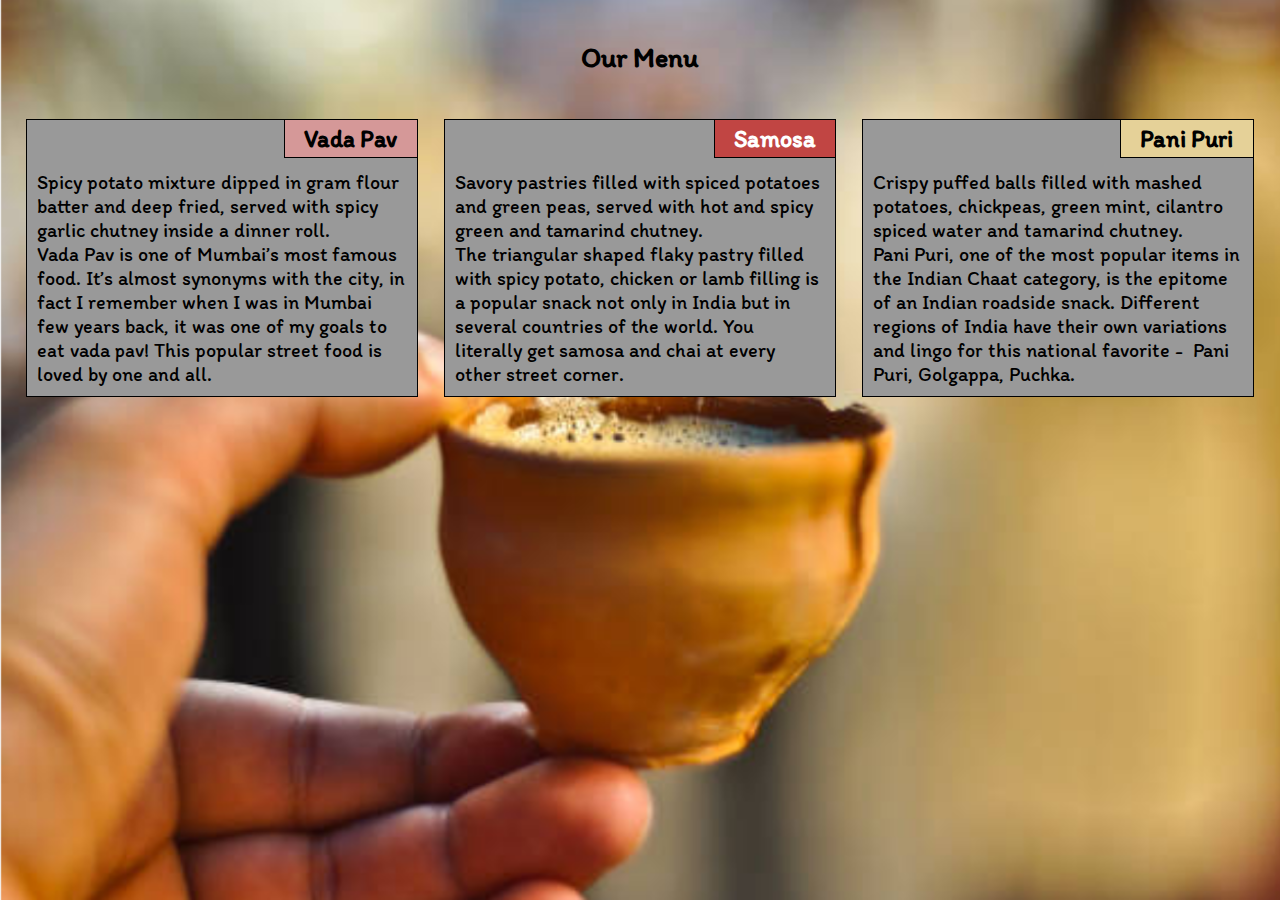
<file: mod2_soln/index.html>
<!DOCTYPE html>
<html>
<head>
	<title>Home</title>
	<meta name="viewport" content="width=device-width, initial-scale=1.0">
	<link rel="stylesheet" href="css/style.css">	
    <link rel="stylesheet" type="text/css" href="https://fonts.googleapis.com/css?family=Itim">
</head>
<body>
	<h1>Our Menu</h1>
	<div class="row">
		<div class="col-lg-4 col-md-6 col-sm-12">
			<h2 id="p1">Vada Pav</h2>
			<p>
				Spicy potato mixture dipped in gram flour batter and deep fried, served with spicy garlic chutney inside a dinner roll.
				<br>Vada Pav is one of Mumbai’s most famous food. It’s almost synonyms with the city, in fact I remember when I was in Mumbai few years back, it was one of my goals to eat vada pav! This popular street food is loved by one and all.
			</p>
		</div>
		<div class="col-lg-4 col-md-6 col-sm-12">
			<h2 id="p2">Samosa</h2>
			<p>
				Savory pastries filled with  spiced potatoes and green peas, served with  hot and spicy green and tamarind chutney.
				<br>The triangular shaped flaky pastry filled with spicy potato, chicken or lamb filling is a popular snack not only in India but in several countries of the world. You literally get samosa and chai at every other street corner.
			</p>
		</div>
		<div class="col-lg-4 col-md-12 col-sm-12">
			<h2 id="p3">Pani Puri</h2>
			<p>
				Crispy puffed balls filled with mashed potatoes, chickpeas, green mint, cilantro spiced water  and tamarind chutney.
				<br>Pani Puri, one of the most popular items in the Indian Chaat category, is the epitome of an Indian roadside snack. Different regions of India have their own variations and lingo for this national favorite - &nbsp;Pani Puri, Golgappa, Puchka.
			</p>
		</div>
	</div>
</body>
</html>
</file>
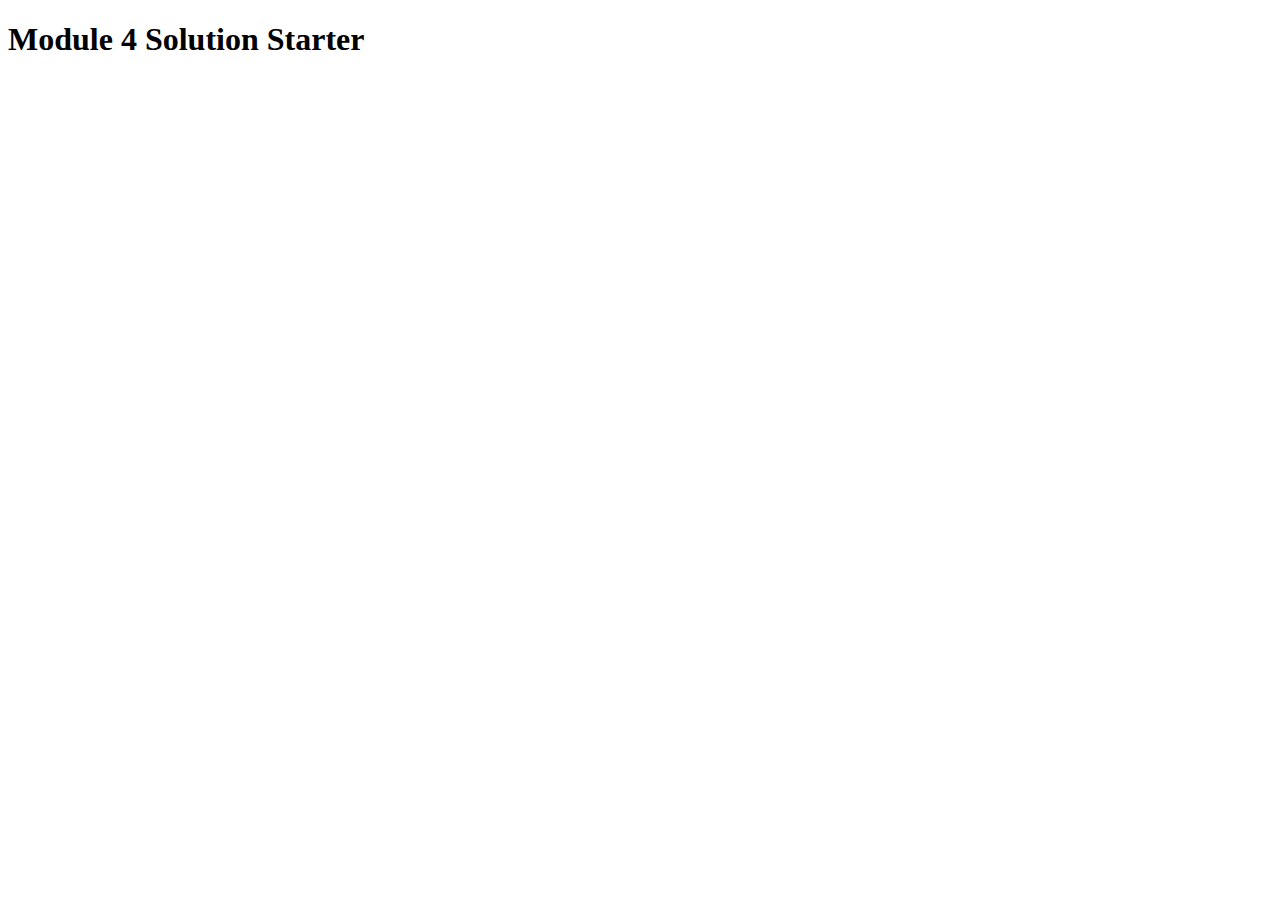
<file: mod4_soln/index.html>
<!DOCTYPE html>
<html>
<head>
  <meta charset="utf-8">
  <title>Module 4 Solution Starter</title>
  <script>
    var names = []; // DO NOT REMOVE
  </script>
  <script src="SpeakHello.js"></script>
  <script src="SpeakGoodBye.js"></script>
  <script src="script.js"></script>
</head>
<body>
  <h1>Module 4 Solution Starter</h1>
</body>
</html>
</file>
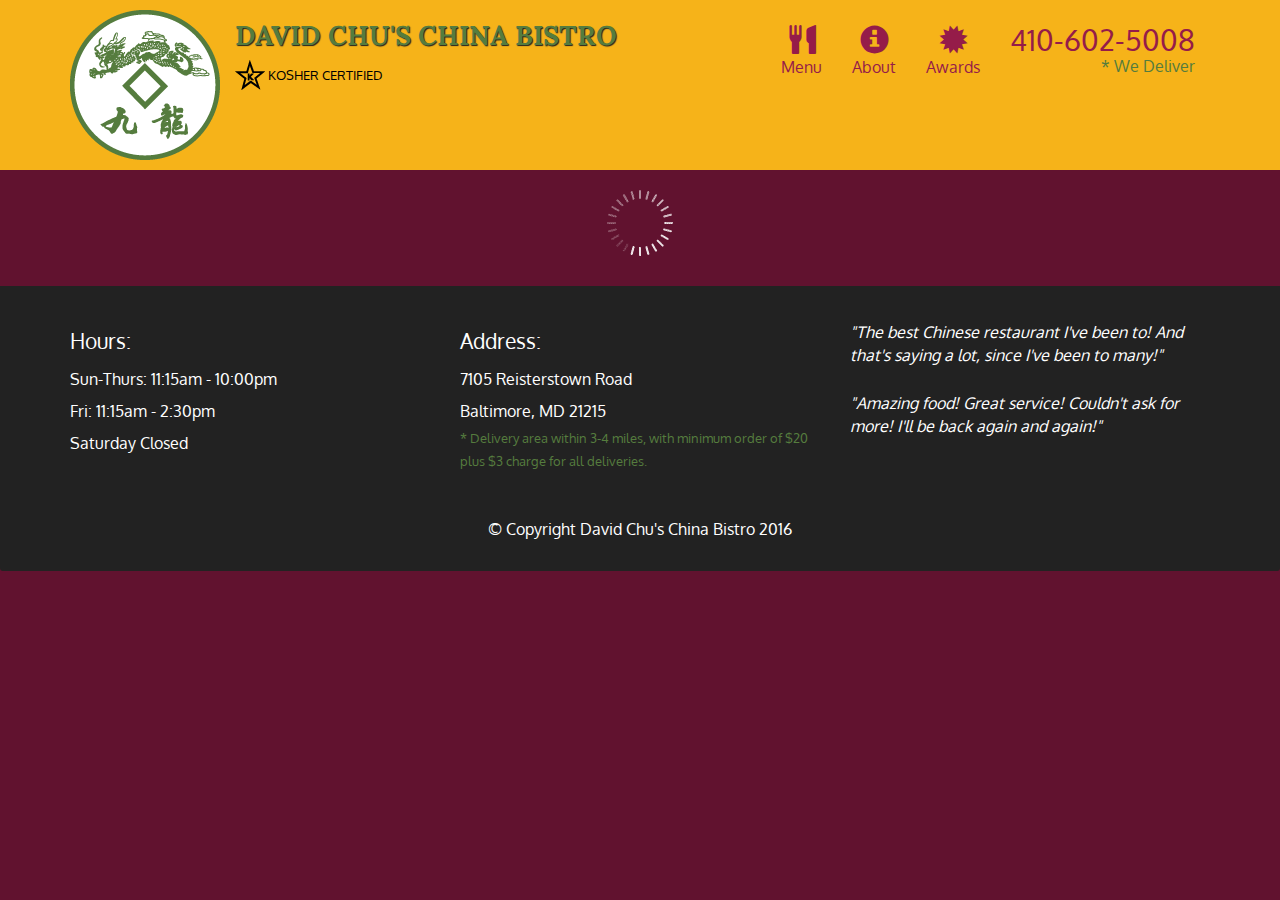
<file: mod5_soln/index.html>
<!doctype html>
<html lang="en">
  <head>
    <meta charset="utf-8">
    <meta http-equiv="X-UA-Compatible" content="IE=edge">
    <meta name="viewport" content="width=device-width, initial-scale=1">
    <title>David Chu's China Bistro</title>
    <link rel="stylesheet" href="css/bootstrap.min.css">
    <link rel="stylesheet" href="css/styles.css">
    <link href='https://fonts.googleapis.com/css?family=Oxygen:400,300,700' rel='stylesheet' type='text/css'>
    <link href='https://fonts.googleapis.com/css?family=Lora' rel='stylesheet' type='text/css'>
  </head>
<body>
  <header>
    <nav id="header-nav" class="navbar navbar-default">
      <div class="container">
        <div class="navbar-header">
          <a href="index.html" class="pull-left visible-md visible-lg">
            <div id="logo-img" alt="Logo image"></div>
          </a>

          <div class="navbar-brand">
            <a href="index.html"><h1>David Chu's China Bistro</h1></a>
            <p>
              <img src="images/star-k-logo.png" alt="Kosher certification">
              <span>Kosher Certified</span>
            </p>
          </div>

          <button id="navbarToggle" type="button" class="navbar-toggle collapsed" data-toggle="collapse" data-target="#collapsable-nav" aria-expanded="false">
            <span class="sr-only">Toggle navigation</span>
            <span class="icon-bar"></span>
            <span class="icon-bar"></span>
            <span class="icon-bar"></span>
          </button>
        </div>
        
        <div id="collapsable-nav" class="collapse navbar-collapse">
           <ul id="nav-list" class="nav navbar-nav navbar-right">
            <li id="navHomeButton" class="visible-xs active">
              <a href="index.html">
                <span class="glyphicon glyphicon-home"></span> Home</a>
            </li>
            <li id="navMenuButton">
              <a href="#" onclick="$dc.loadMenuCategories();">
                <span class="glyphicon glyphicon-cutlery"></span><br class="hidden-xs"> Menu</a>
            </li>
            <li>
              <a href="#">
                <span class="glyphicon glyphicon-info-sign"></span><br class="hidden-xs"> About</a>
            </li>
            <li>
              <a href="#">
                <span class="glyphicon glyphicon-certificate"></span><br class="hidden-xs"> Awards</a>
            </li>
            <li id="phone" class="hidden-xs">
              <a href="tel:410-602-5008">
                <span>410-602-5008</span></a><div>* We Deliver</div>
            </li>
          </ul><!-- #nav-list -->
        </div><!-- .collapse .navbar-collapse -->
      </div><!-- .container -->
    </nav><!-- #header-nav -->
  </header>

  <div id="call-btn" class="visible-xs">
    <a class="btn" href="tel:410-602-5008">
    <span class="glyphicon glyphicon-earphone"></span>
    410-602-5008
    </a>
  </div>
  <div id="xs-deliver" class="text-center visible-xs">* We Deliver</div>

  <div id="main-content" class="container"></div>

  <footer class="panel-footer">
    <div class="container">
      <div class="row">
        <section id="hours" class="col-sm-4">
          <span>Hours:</span><br>
          Sun-Thurs: 11:15am - 10:00pm<br>
          Fri: 11:15am - 2:30pm<br>
          Saturday Closed
          <hr class="visible-xs">
        </section>
        <section id="address" class="col-sm-4">
          <span>Address:</span><br>
          7105 Reisterstown Road<br>
          Baltimore, MD 21215
          <p>* Delivery area within 3-4 miles, with minimum order of $20 plus $3 charge for all deliveries.</p>
          <hr class="visible-xs">
        </section>
        <section id="testimonials" class="col-sm-4">
          <p>"The best Chinese restaurant I've been to! And that's saying a lot, since I've been to many!"</p>
          <p>"Amazing food! Great service! Couldn't ask for more! I'll be back again and again!"</p>
        </section>
      </div>
      <div class="text-center">&copy; Copyright David Chu's China Bistro 2016</div>
    </div>
  </footer>

  <!-- jQuery (Bootstrap JS plugins depend on it) -->
  <script src="js/jquery-2.1.4.min.js"></script>
  <script src="js/bootstrap.min.js"></script>
  <script src="js/ajax-utils.js"></script>
  <script src="js/script.js"></script>
</body>
</html>
</file>
<file: mod2_soln/css/style.css>
/********** Base styles **********/
* {
  box-sizing: border-box;
  margin: 0;
  padding: 0;
  font-family: Itim,  "Comic Sans MS", sans-serif;
}

html {
	background-image: url("background.png");
	background-repeat:no-repeat;
	background-size: cover;
	background-attachment: fixed;
	background-color: #e3c68a;
}

h1 {
  text-align: center;
  margin-top: 40px;
  margin-bottom: 25px; 
  font-size: 1.75em;
}

div{
	padding: 10px 13px;
	width: 100%;
}

p {
  border: 1px solid black;  
  background-color:  #999999;
  padding: 50px 10px 10px 10px;
  font-size: 1.25em;
}

h2{
	float: right;
	display: inline;
	text-align: center;
	font-size: 1.5em;
	padding: 1% 5%;
	border: 1px solid black;	
}

#p1{background-color: #d59898;}
#p2{background-color: #c14543; color: white;}
#p3{background-color: #e5d198;}

/* Simple Responsive Framework. */
.row {
	width: 100%;
 	padding: 10px 13px;
}

/********** Desktop View **********/
@media(min-width: 992px){
 	.col-lg-4 {
    width: 33.33%;
    float: left;
 	}
}
/********** Tablet View **********/
@media (max-width: 991px) and (min-width: 768px){
	.col-md-6 {
	width: 50%;
	float: left;
	}	
	.col-md-12 {
		width: 100%;
		float: left;
	}
}
/********** Mobile View **********/
@media(max-width: 767px){
	.col-sm-12 {
	width: 100%;
	float: left;
	}
}
</file>
<file: mod5_soln/css/styles.css>
body {
  font-size: 16px;
  color: #fff;
  background-color: #61122f;
  font-family: 'Oxygen', sans-serif;
}

/** HEADER **/
#header-nav {
  background-color: #f6b319;
  border-radius: 0;
  border: 0;
}

#logo-img {
  background: url('../images/restaurant-logo_large.png') no-repeat;
  width: 150px;
  height: 150px;
  margin: 10px 15px 10px 0;
}

.navbar-brand {
  padding-top: 25px;
}
.navbar-brand h1 { /* Restaurant name */
  font-family: 'Lora', serif;
  color: #557c3e;
  font-size: 1.5em;
  text-transform: uppercase;
  font-weight: bold;
  text-shadow: 1px 1px 1px #222;
  margin-top: 0;
  margin-bottom: 0;
  line-height: .75;
}
.navbar-brand a:hover, .navbar-brand a:focus {
  text-decoration: none;
}
.navbar-brand p { /* Kosher cert */
  color: #000;
  text-transform: uppercase;
  font-size: .7em;
  margin-top: 15px;
}
.navbar-brand p span { /* Star-K */
  vertical-align: middle;
}

#nav-list {
  margin-top: 10px;
}
#nav-list a {
  color: #951C49;
  text-align: center;
}
#nav-list a:hover {
  background: #E7E7E7;
}
#nav-list a span {
  font-size: 1.8em;
}

#phone {
  margin-top: 5px;
}
#phone a { /* Phone number */
  text-align: right;
  padding-bottom: 0;
}
#phone div { /* We Deliver */
  color: #557c3e;
  text-align: right;
  padding-right: 15px;
}

.navbar-header button.navbar-toggle, .navbar-header .icon-bar {
  border: 1px solid #61122f;
}
.navbar-header button.navbar-toggle {
  clear: both;
  margin-top: -30px;
}
/* END HEADER */

/* FOOTER */
.panel-footer {
  margin-top: 30px;
  padding-top: 35px;
  padding-bottom: 30px;
  background-color: #222;
  border-top: 0;
}
.panel-footer div.row {
  margin-bottom: 35px;
}
#hours, #address {
  line-height: 2;
}
#hours > span, #address > span {
  font-size: 1.3em;
}
#address p {
  color: #557c3e;
  font-size: .8em;
  line-height: 1.8;
}
#testimonials {
  font-style: italic;
}
#testimonials p:nth-child(2) {
  margin-top: 25px;
}
/* END FOOTER */



/* HOME PAGE */
.container .jumbotron {
  box-shadow: 0 0 50px #3F0C1F;
  border: 2px solid #3F0C1F;
}

#menu-tile, #specials-tile, #map-tile {
  height: 250px;
  width: 100%;
  margin-bottom: 15px;
  position: relative;
  border: 2px solid #3F0C1F;
  overflow: hidden;
}
#menu-tile:hover, #specials-tile:hover, #map-tile:hover {
  box-shadow: 0 1px 5px 1px #cccccc;
}
#menu-tile {
  background: url('../images/menu-tile.jpg') no-repeat;
  background-position: center;
}
#specials-tile {
  background: url('../images/specials-tile.jpg') no-repeat;
  background-position: center;
}
#menu-tile span, #specials-tile span, #map-tile span {
  position: absolute;
  bottom: 0;
  right: 0;
  width: 100%;
  text-align: center;
  font-size: 1.6em;
  text-transform: uppercase;
  background-color: #000;
  color: #fff;
  opacity: .8;
}
/* END HOME PAGE */

/* MENU CATEGORIES PAGE */
.category-tile { 
  position: relative;
  border: 2px solid #3F0C1F;
  overflow: hidden;
  width: 200px;
  height: 200px;
  margin: 0 auto 15px;
}
.category-tile span {
  position: absolute;
  bottom: 0;
  right: 0;
  width: 100%;
  text-align: center;
  font-size: 1.2em;
  text-transform: uppercase;
  background-color: #000;
  color: #fff;
  opacity: .8;
}
.category-tile:hover {
  box-shadow: 0 1px 5px 1px #cccccc;
}

#menu-categories-title + div {
  margin-bottom: 50px;
}
/* END MENU CATEGORIES PAGE */

/* SINGLE CATEGORY PAGE */
.menu-item-tile {
  margin-bottom: 25px;
}
.menu-item-tile hr {
  width: 80%;
}
.menu-item-tile .menu-item-price {
  font-size: 1.1em;
  text-align: right;
  margin-top: -15px;
  margin-right: -15px;
}
.menu-item-tile .menu-item-price span {
  font-size: .6em;
}
.menu-item-photo {
  position: relative;
  border: 2px solid #3F0C1F; 
  overflow: hidden;
  padding: 0;
  margin-right: -15px;
  margin-left: auto;
  margin-bottom: 20px;
  max-width: 250px;
}
.menu-item-photo div {
  position: absolute;
  bottom: 0;
  right: 0;
  width: 80px;
  background-color: #557c3e;
  text-align: center;
}
.menu-item-description {
  padding-right: 30px;
}
h3.menu-item-title {
  margin: 0 0 10px;
}
.menu-item-details {
  font-size: .9em;
  font-style: italic;
}
/* END SINGLE CATEGORY PAGE */


/********** Large devices only **********/
@media (min-width: 1200px) {
  .container .jumbotron {
    background: url('../images/jumbotron_1200.jpg') no-repeat;
    height: 675px;
  }
}

/********** Medium devices only **********/
@media (min-width: 992px) and (max-width: 1199px) {
  /* Header */
  #logo-img {
    background: url('../images/restaurant-logo_medium.png') no-repeat;
    width: 100px;
    height: 100px;
    margin: 5px 5px 5px 0;
  }
  /* End Header */

  /* Home Page */
  .container .jumbotron {
    background: url('../images/jumbotron_992.jpg') no-repeat;
    height: 558px;
  }
  /* End Home Page */
}

/********** Small devices only **********/
@media (min-width: 768px) and (max-width: 991px) {
  /* Home Page */
  .container .jumbotron {
    background: url('../images/jumbotron_768.jpg') no-repeat;
    height: 432px;
  }
  /* End Home Page */
}

/********** Extra small devices only **********/
@media (max-width: 767px) {
  /* Header */
  .navbar-brand {
    padding-top: 10px;
    height: 80px;
  }
  .navbar-brand h1 { /* Restaurant name */
    padding-top: 10px;
    font-size: 5vw; /* 1vw = 1% of viewport width */
  }
  .navbar-brand p { /* Kosher cert */
    font-size: .6em;
    margin-top: 12px;
  }
  .navbar-brand p img { /* Star-K */
    height: 20px;
  }

  #collapsable-nav a { /* Collapsed nav menu text */
    font-size: 1.2em;
  }
  #collapsable-nav a span { /* Collapsed nav menu glyph */
    font-size: 1em;
    margin-right: 5px;
  }

  #call-btn > a {
    font-size: 1.5em;
    display: block;
    margin: 0 20px;
    padding: 10px;
    border: 2px solid #fff;
    background-color: #f6b319;
    color: #951c49;
  }
  #xs-deliver {
    margin-top: 5px;
    font-size: .7em;
    letter-spacing: .1em;
    text-transform: uppercase;
  }
  /* End Header */

  /* Footer */
  .panel-footer section {
    margin-bottom: 30px;
    text-align: center;
  }
  .panel-footer section:nth-child(3) {
    margin-bottom: 0; /* margin already exists on the whole row */
  }
  .panel-footer section hr {
    width: 50%;
  }
  /* End Footer */

  /* Home Page */
  .container .jumbotron {
    margin-top: 30px;
    padding: 0;
  }
  #menu-tile, #specials-tile {
    width: 360px;
    margin: 0 auto 15px;
  }

  .menu-item-photo {
    margin-right: auto;
  }
  .menu-item-tile .menu-item-price {
    text-align: center;
  }
  .menu-item-description {
    text-align: center;;
  }
}


/********** Super extra small devices Only :-) (e.g., iPhone 4) **********/
@media (max-width: 479px) {
  /* Header */
  .navbar-brand h1 { /* Restaurant name */
    padding-top: 5px;
    font-size: 6vw;
  }
  /* End Header */
  
  /* Home page */
  #menu-tile, #specials-tile {
    width: 280px;
    margin: 0 auto 15px;
  }

  .col-xxs-12 {
    position: relative;
    min-height: 1px;
    padding-right: 15px;
    padding-left: 15px;
    float: left;
    width: 100%;
  }
}
</file>
